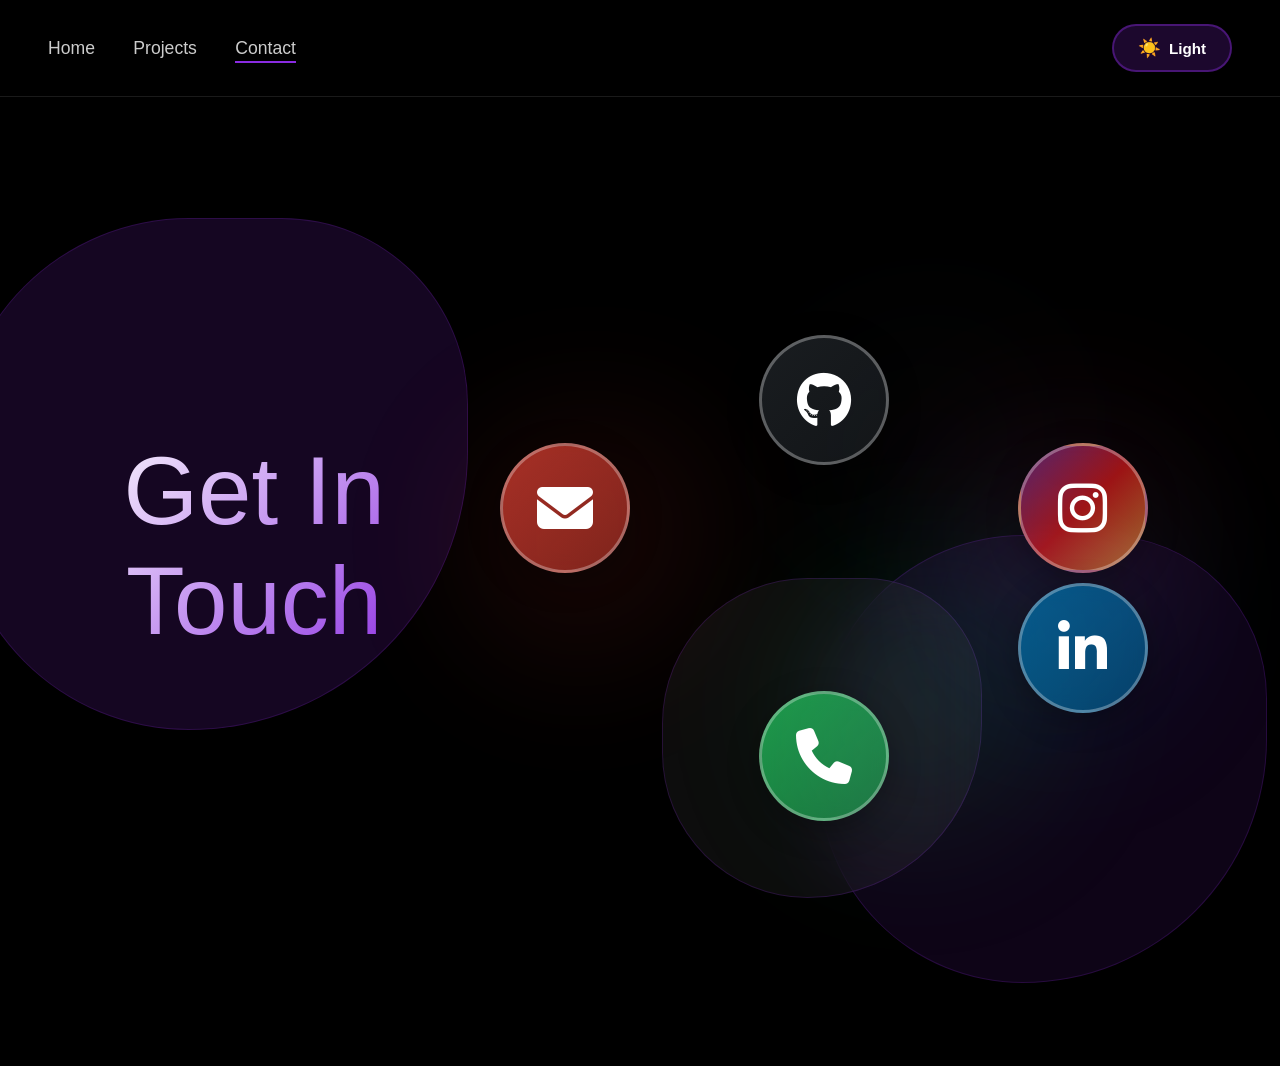
<file: contact.html>
<!DOCTYPE html>
<html lang="en">

<head>
    <meta charset="UTF-8">
    <meta name="viewport" content="width=device-width, initial-scale=1.0">
    <title>Contact - Portfolio</title>
    <link rel="stylesheet" href="content/style.css">
    <link rel="stylesheet" href="https://cdnjs.cloudflare.com/ajax/libs/font-awesome/6.5.1/css/all.min.css">
</head>

<body>

    <nav>
        <div class="nav-container">
            <ul class="nav-links">
                <li><a href="./index.html">Home</a></li>
                <li><a href="./projects.html">Projects</a></li>
                <li><a href="./contact.html" class="active">Contact</a></li>
            </ul>
            <button class="mode-toggle" onclick="toggleMode()">
                <span class="mode-icon" id="mode-icon">☀️</span>
                <span id="mode-text">Light</span>
            </button>
        </div>
    </nav>


    <div class="container">
        <section class="hero">

            <div class="glass-blob blob-1"></div>
            <div class="glass-blob blob-2"></div>
            <div class="glass-blob blob-3"></div>


            <div class="page-content">
                <h2>Get In Touch</h2>


                <div class="carousel">

                    <div class="fluid-blob github"></div>
                    <div class="fluid-blob instagram"></div>
                    <div class="fluid-blob linkedin"></div>
                    <div class="fluid-blob contact"></div>
                    <div class="fluid-blob gmail"></div>


                    <div class="contact-icon-github" onclick="toggleContact(this, 'github')">
                        <i class="fa-brands fa-github"></i>
                        <div class="contact-details" id="github-details">
                            <h4>GitHub</h4>
                            <p><a href="https://github.com/yourusername" target="_blank">@yourusername</a></p>
                            <p>Check out my open source projects and contributions</p>
                        </div>
                    </div>


                    <div class="contact-icon-instagram" onclick="toggleContact(this, 'instagram')">
                        <i class="fa-brands fa-instagram"></i>
                        <div class="contact-details coming-soon" id="instagram-details">
                            <h4>Instagram</h4>
                            <p>Coming Soon</p>
                        </div>
                    </div>


                    <div class="contact-icon-linkedin" onclick="toggleContact(this, 'linkedin')">
                        <i class="fa-brands fa-linkedin-in"></i>
                        <div class="contact-details" id="linkedin-details">
                            <h4>LinkedIn</h4>
                            <p><a href="https://linkedin.com/in/yourprofile" target="_blank">Connect with me</a></p>
                            <p>Let's network and collaborate professionally</p>
                        </div>
                    </div>


                    <div class="contact-icon-contact" onclick="toggleContact(this, 'contact')">
                        <i class="fa-solid fa-phone"></i>
                        <div class="contact-details coming-soon" id="contact-details">
                            <h4>Phone</h4>
                            <p>Coming Soon</p>
                        </div>
                    </div>


                    <div class="contact-icon-gmail" onclick="toggleContact(this, 'gmail')">
                        <i class="fa-solid fa-envelope"></i>
                        <div class="contact-details" id="gmail-details">
                            <h4>Email</h4>
                            <p><a href="mailto:your.email@gmail.com">your.email@gmail.com</a></p>
                            <p>Drop me a message anytime!</p>
                        </div>
                    </div>
                </div>
            </div>
        </section>
    </div>


    <script>

        function toggleMode() {
            document.body.classList.toggle('light-mode');
            const modeText = document.getElementById('mode-text');
            const modeIcon = document.getElementById('mode-icon');

            if (document.body.classList.contains('light-mode')) {
                modeText.textContent = 'Dark';
                modeIcon.textContent = '🌙';
            } else {
                modeText.textContent = 'Light';
                modeIcon.textContent = '☀️';
            }
        }


        let currentActive = null;

        function toggleContact(element, type) {
            const details = element.querySelector('.contact-details');


            if (currentActive === element) {
                element.classList.remove('active');
                details.classList.remove('active');
                currentActive = null;
                return;
            }


            if (currentActive) {
                currentActive.classList.remove('active');
                currentActive.querySelector('.contact-details').classList.remove('active');
            }


            element.classList.add('active');
            details.classList.add('active');
            currentActive = element;
        }


        document.addEventListener('click', function (event) {
            const carousel = document.querySelector('.carousel');
            if (!carousel.contains(event.target) && currentActive) {
                currentActive.classList.remove('active');
                currentActive.querySelector('.contact-details').classList.remove('active');
                currentActive = null;
            }
        });
    </script>
</body>

</html>
</file>
<file: content/style.css>
/* ===================================
   PORTFOLIO GLASS EFFECT STYLESHEET
   Created: January 2026
   =================================== */

/* ===================================
   1. RESET & BASE STYLES
   =================================== */

* {
    margin: 0;
    padding: 0;
    box-sizing: border-box;
}

body {
    font-family: -apple-system, BlinkMacSystemFont, 'Segoe UI', sans-serif;
    background: #000;
    color: #fff;
    overflow-x: hidden;
    min-height: 100vh;
    transition: background 0.3s ease, color 0.3s ease;
}

body.light-mode {
    background: #f5f5f5;
    color: #1a1a1a;
}

/* ===================================
   2. NAVIGATION BAR (SHARED)
   =================================== */

nav {
    position: fixed;
    top: 0;
    left: 0;
    right: 0;
    z-index: 1000;
    background: rgba(0, 0, 0, 0.8);
    backdrop-filter: blur(20px);
    -webkit-backdrop-filter: blur(20px);
    border-bottom: 1px solid rgba(255, 255, 255, 0.1);
    padding: clamp(0.8rem, 2vw, 1.5rem) clamp(1.5rem, 4vw, 3rem);
    transition: all 0.3s ease;
}

body.light-mode nav {
    background: rgba(255, 255, 255, 0.9);
    border-bottom: 1px solid rgba(0, 0, 0, 0.1);
}

.nav-container {
    max-width: 1400px;
    margin: 0 auto;
    display: flex;
    justify-content: space-between;
    align-items: center;
}

.nav-links {
    display: flex;
    gap: clamp(1.5rem, 3vw, 3rem);
    list-style: none;
}

.nav-links a {
    color: rgba(255, 255, 255, 0.8);
    text-decoration: none;
    font-size: clamp(0.9rem, 1.5vw, 1.1rem);
    font-weight: 500;
    position: relative;
    transition: color 0.3s ease;
}

body.light-mode .nav-links a {
    color: rgba(0, 0, 0, 0.7);
}

.nav-links a:hover {
    color: #fff;
}

body.light-mode .nav-links a:hover {
    color: #8a2be2;
}

/* Nav Link Underline Effect */
.nav-links a::after {
    content: '';
    position: absolute;
    bottom: -5px;
    left: 0;
    width: 0;
    height: 2px;
    background: #8a2be2;
    transition: width 0.3s ease;
}

.nav-links a:hover::after,
.nav-links a.active::after {
    width: 100%;

}

/*.nav-links a.active {
    background: #8a2be2;
    
}*/

/* Mode Toggle Button */
.mode-toggle {
    background: rgba(138, 43, 226, 0.2);
    border: 2px solid rgba(138, 43, 226, 0.4);
    color: #fff;
    padding: clamp(0.5rem, 1.2vw, 0.7rem) clamp(1rem, 2.5vw, 1.5rem);
    border-radius: clamp(1.5rem, 3vw, 2rem);
    cursor: pointer;
    font-size: clamp(0.85rem, 1.3vw, 0.95rem);
    font-weight: 600;
    transition: all 0.3s ease;
    display: flex;
    align-items: center;
    gap: 0.5rem;
}

body.light-mode .mode-toggle {
    background: rgba(138, 43, 226, 0.15);
    border: 2px solid rgba(138, 43, 226, 0.3);
    color: #1a1a1a;
}

.mode-toggle:hover {
    background: #8a2be2;
    border-color: #8a2be2;
    color: #fff;
    transform: scale(1.05);
    box-shadow: 0 4px 15px rgba(138, 43, 226, 0.4);
}

body.light-mode .mode-toggle:hover {
    color: #fff;
}

.mode-icon {
    font-size: 1.2em;
}

/* ===================================
   3. CONTAINER & LAYOUT (SHARED)
   =================================== */

.container {
    max-width: 95vw;
    margin: 0 auto;
    padding: 3vw;
    padding-top: clamp(5rem, 10vw, 8rem);
}

.hero {
    position: relative;
    min-height: 100vh;
    display: flex;
    align-items: center;
    justify-content: center;
}

/* ===================================
   4. GLASS BLOBS (SHARED BACKGROUND)
   =================================== */

.glass-blob {
    position: absolute;
    background: rgba(138, 43, 226, 0.15);
    backdrop-filter: blur(40px);
    -webkit-backdrop-filter: blur(40px);
    border: 1px solid rgba(138, 43, 226, 0.2);
    border-radius: 50% 40% 60% 50%;
    animation: morph 20s ease-in-out infinite;
    z-index: 1;
    transition: background 0.3s ease;
}

body.light-mode .glass-blob {
    background: rgba(138, 43, 226, 0.08);
    border: 1px solid rgba(138, 43, 226, 0.15);
}

.blob-1 {
    width: 40vw;
    height: 40vw;
    top: 10%;
    left: -10%;
    animation-delay: 0s;
}

.blob-2 {
    width: 35vw;
    height: 35vw;
    bottom: 5%;
    right: -5%;
    animation-delay: -7s;
    background: rgba(138, 43, 226, 0.1);
}

.blob-3 {
    width: 25vw;
    height: 25vw;
    top: 50%;
    right: 20%;
    animation-delay: -14s;
    background: rgba(255, 255, 255, 0.05);
}

@keyframes morph {

    0%,
    100% {
        border-radius: 50% 40% 60% 50%;
        transform: translate(0, 0) rotate(0deg);
    }

    25% {
        border-radius: 40% 60% 50% 60%;
        transform: translate(2vw, 2vh) rotate(90deg);
    }

    50% {
        border-radius: 60% 50% 40% 50%;
        transform: translate(-2vw, 2vh) rotate(180deg);
    }

    75% {
        border-radius: 50% 60% 50% 40%;
        transform: translate(-2vw, -2vh) rotate(270deg);
    }
}



































/* ===================================
   5. INDEX PAGE SPECIFIC STYLES
   =================================== */

/* Grid Layout for Home Content */
.content {
    position: relative;
    z-index: 10;
    display: grid;
    grid-template-columns: 1fr 1fr;
    grid-template-rows: auto auto;
    gap: clamp(1.5rem, 3vw, 3rem);
    width: 100%;
    max-width: 1400px;
}

/* Title Section */
.title-section {
    grid-column: 1;
    grid-row: 1;
    display: flex;
    flex-direction: column;
    justify-content: center;
}

h1 {
    font-size: clamp(3.5rem, 10vw, 8rem);
    font-weight: 300;
    letter-spacing: -0.02em;
    margin-bottom: 1.5rem;
    background: linear-gradient(135deg, #fff 0%, #8a2be2 100%);
    -webkit-background-clip: text;
    -webkit-text-fill-color: transparent;
    background-clip: text;
    line-height: 1.1;
}

body.light-mode h1 {
    background: linear-gradient(135deg, #1a1a1a 0%, #8a2be2 100%);
    -webkit-background-clip: text;
    -webkit-text-fill-color: transparent;
    background-clip: text;
}

.subtitle {
    font-size: clamp(1.3rem, 3.5vw, 2.5rem);
    font-weight: 300;
    color: rgba(255, 255, 255, 0.7);
}

body.light-mode .subtitle {
    color: rgba(0, 0, 0, 0.6);
}

img {
    border-radius: 8px;
    box-shadow: 2px 2px 5px grey;
    border: 2px solid #333;
    width: 100%;
    height: 100%;
    display: block;
    object-fit: cover;
}

.card-1 .img {
    width: 100%;
    aspect-ratio: 16 / 9;
    overflow: hidden;
    border-radius: 8px;
}

@media (max-width: 968px) {
    .card-1 .img {
        aspect-ratio: 4 / 3;
    }
}

@media (max-width: 480px) {
    .card-1 .img {
        aspect-ratio: 1 / 1;
    }
}

/* Card Positioning */
.card-1 {
    grid-column: 2;
    grid-row: 1 / 2;
    min-height: 400px;
    display: flex;
    flex-direction: column;
    justify-content: center;
}

.card-2 {
    grid-column: 1;
    grid-row: 2;
}

.card-stack {
    grid-column: 2;
    grid-row: 2;
    display: flex;
    flex-direction: column;
    gap: clamp(1rem, 2vw, 1.5rem);
}

/* Glass Card Styles */
.glass-card {
    background: linear-gradient(135deg,
            rgba(255, 255, 255, 0.08) 0%,
            rgba(255, 255, 255, 0.03) 50%,
            rgba(255, 255, 255, 0) 100%);
    backdrop-filter: blur(20px);
    -webkit-backdrop-filter: blur(20px);
    border: 2px solid rgba(255, 255, 255, 0.15);
    border-radius: clamp(1rem, 2vw, 1.5rem);
    padding: clamp(1.5rem, 3vw, 2.5rem);
    transition: all 0.3s ease;
    position: relative;
    overflow: hidden;
    box-shadow: inset 0 0 0 6px rgba(0, 0, 0, 0.15);
}

body.light-mode .glass-card {
    background: linear-gradient(135deg,
            rgba(0, 0, 0, 0.08) 0%,
            rgba(0, 0, 0, 0.03) 50%,
            rgba(0, 0, 0, 0) 100%);
    border: 2px solid rgba(0, 0, 0, 0.15);
    box-shadow: inset 0 0 0 6px rgba(255, 255, 255, 0.3);
}

/* Animated Border Effect */
.glass-card::before {
    content: '';
    position: absolute;
    inset: 0;
    border-radius: inherit;
    padding: 2px;
    background: linear-gradient(90deg,
            rgba(255, 255, 255, 0.5) 0%,
            rgba(138, 43, 226, 0.7) 15%,
            rgba(255, 255, 255, 0.2) 35%,
            rgba(138, 43, 226, 0.4) 50%,
            rgba(255, 255, 255, 0.1) 65%,
            rgba(138, 43, 226, 0.6) 85%,
            rgba(255, 255, 255, 0.5) 100%);
    background-size: 200% 100%;
    -webkit-mask:
        linear-gradient(#fff 0 0) content-box,
        linear-gradient(#fff 0 0);
    -webkit-mask-composite: xor;
    mask-composite: exclude;
    animation: borderMove 3s linear infinite, borderSmirk 4s ease-in-out infinite;
    opacity: 0.7;
    filter: blur(1px);
}

@keyframes borderMove {
    0% {
        background-position: 0% 0%;
    }

    100% {
        background-position: 200% 0%;
    }
}

@keyframes borderSmirk {

    0%,
    100% {
        opacity: 0.7;
        transform: scale(1);
    }

    50% {
        opacity: 0.9;
        transform: scale(1.005);
    }
}

/* Special Border Radius for Card 1 & 2 */
.card-1,
.card-2 {
    border-radius: 0;
}

.card-1 {
    border-top-left-radius: clamp(3rem, 6vw, 5rem);
    border-bottom-right-radius: clamp(3rem, 6vw, 5rem);
}

.card-2 {
    border-top-left-radius: clamp(3rem, 6vw, 5rem);
    border-bottom-right-radius: clamp(3rem, 6vw, 5rem);
}

.glass-card:hover {
    background: linear-gradient(135deg,
            rgba(255, 255, 255, 0.1) 0%,
            rgba(255, 255, 255, 0.05) 50%,
            rgba(255, 255, 255, 0.02) 100%);
    border-color: rgba(138, 43, 226, 0.4);
    transform: translateY(-2px);
}

.glass-card h3 {
    font-size: clamp(1.4rem, 3vw, 2.2rem);
    font-weight: 500;
    margin-bottom: 1.2rem;
    color: #8a2be2;
    position: relative;
    z-index: 1;
}

.glass-card p {
    font-size: clamp(1rem, 2vw, 1.2rem);
    line-height: 1.8;
    color: rgba(255, 255, 255, 0.85);
    margin-bottom: 1rem;
    position: relative;
    z-index: 1;
}

body.light-mode .glass-card p {
    color: rgba(0, 0, 0, 0.75);
}

/* Dropdown Toggle */
.dropdown-toggle {
    background: none;
    border: none;
    color: #8a2be2;
    cursor: pointer;
    font-size: clamp(0.85rem, 1.6vw, 0.95rem);
    font-weight: 500;
    padding: 0.5rem 0;
    display: flex;
    align-items: center;
    gap: 0.5rem;
    transition: all 0.3s ease;
}

.dropdown-toggle:hover {
    color: #fff;
}

.dropdown-toggle::after {
    content: '▼';
    font-size: 0.7em;
    transition: transform 0.3s ease;
}

.dropdown-toggle.active::after {
    transform: rotate(180deg);
}

/* Dropdown Content */
.dropdown-content {
    max-height: 0;
    overflow: hidden;
    transition: max-height 0.3s ease;
}

.dropdown-content.active {
    max-height: 500px;
}

.dropdown-content p {
    margin-top: 1rem;
    padding-top: 1rem;
    border-top: 1px solid rgba(255, 255, 255, 0.1);
    font-size: clamp(0.85rem, 1.6vw, 0.95rem);
}

/* CTA Button */
.cta-button {
    display: inline-block;
    padding: clamp(0.8rem, 2vw, 1rem) clamp(1.5rem, 4vw, 2.5rem);
    background: #8a2be2;
    color: #fff;
    text-decoration: none;
    border-radius: clamp(0.5rem, 1.5vw, 0.8rem);
    font-size: clamp(0.9rem, 1.8vw, 1rem);
    font-weight: 500;
    transition: all 0.3s ease;
    border: 1px solid rgba(138, 43, 226, 0.5);
    margin-top: 1rem;
}

.cta-button:hover {
    background: rgba(138, 43, 226, 0.8);
    transform: translateY(-2px);
    box-shadow: 0 10px 30px rgba(138, 43, 226, 0.3);
}

/* Staggered Animations */
.content>* {
    animation: fadeInUp 1s ease-out backwards;
}

.title-section {
    animation-delay: 0.2s;
}

.card-1 {
    animation-delay: 0.4s;
}

.card-2 {
    animation-delay: 0.6s;
}

.card-stack {
    animation-delay: 0.8s;
}

@keyframes fadeInUp {
    from {
        opacity: 0;
        transform: translateY(30px);
    }

    to {
        opacity: 1;
        transform: translateY(0);
    }
}




















































/* ===================================
   6. PROJECTS PAGE SPECIFIC STYLES
   =================================== */

.page-content {
    position: relative;
    z-index: 10;
    text-align: center;
    min-height: 80vh;
    display: flex;
    align-items: center;
    justify-content: center;
}

.page-content h2 {
    font-size: clamp(3rem, 8vw, 6rem);
    font-weight: 300;
    background: linear-gradient(135deg, #fff 0%, #8a2be2 100%);
    -webkit-background-clip: text;
    -webkit-text-fill-color: transparent;
    background-clip: text;
}

body.light-mode .page-content h2 {
    background: linear-gradient(135deg, #1a1a1a 0%, #8a2be2 100%);
    -webkit-background-clip: text;
    -webkit-text-fill-color: transparent;
    background-clip: text;
}












































/* ===================================
   7. CONTACT PAGE SPECIFIC STYLES
   =================================== */

/* Contact Page Layout */
.page-content {
    position: relative;
    z-index: 10;
    width: 100%;
    max-width: 1200px;
}

.page-content h2 {
    font-size: clamp(3rem, 8vw, 6rem);
    font-weight: 300;
    background: linear-gradient(135deg, #fff 0%, #8a2be2 100%);
    -webkit-background-clip: text;
    -webkit-text-fill-color: transparent;
    background-clip: text;
    margin-bottom: 4rem;
    text-align: center;
}

body.light-mode .page-content h2 {
    background: linear-gradient(135deg, #1a1a1a 0%, #8a2be2 100%);
    -webkit-background-clip: text;
    -webkit-text-fill-color: transparent;
    background-clip: text;
}

/* Carousel Container */
.carousel {
    position: relative;
    width: 100%;
    max-width: 800px;
    height: clamp(500px, 60vh, 600px);
    margin: 0 auto;
    display: flex;
    align-items: center;
    justify-content: center;
}

/* Base Circular Icon Style */
.contact-icon-github,
.contact-icon-instagram,
.contact-icon-linkedin,
.contact-icon-contact,
.contact-icon-gmail {
    position: absolute;
    width: clamp(90px, 14vw, 130px);
    height: clamp(90px, 14vw, 130px);
    border-radius: 50%;
    cursor: pointer;
    transition: all 0.4s cubic-bezier(0.4, 0, 0.2, 1);
    z-index: 10;
    display: flex;
    align-items: center;
    justify-content: center;
    font-size: clamp(2.5rem, 5vw, 3.5rem);
    border: 3px solid rgba(255, 255, 255, 0.3);
    box-shadow: 0 8px 32px rgba(0, 0, 0, 0.3);
}

/* GitHub - Dark Gray/Black */
.contact-icon-github {
    background: linear-gradient(135deg, 
        rgba(36, 41, 46, 0.7) 0%,
        rgba(36, 41, 46, 0.5) 100%
    );
    backdrop-filter: blur(10px);
    -webkit-backdrop-filter: blur(10px);
}

.contact-icon-github:hover {
    background: linear-gradient(135deg, 
        rgba(36, 41, 46, 0.95) 0%,
        rgba(36, 41, 46, 0.8) 100%
    );
    border-color: rgba(36, 41, 46, 0.8);
}

/* Instagram - Gradient (Purple/Pink/Orange) */
.contact-icon-instagram {
    background: linear-gradient(135deg, 
        rgba(131, 58, 180, 0.6) 0%,
        rgba(253, 29, 29, 0.6) 50%,
        rgba(252, 176, 69, 0.6) 100%
    );
    backdrop-filter: blur(10px);
    -webkit-backdrop-filter: blur(10px);
}

.contact-icon-instagram:hover {
    background: linear-gradient(135deg, 
        rgba(131, 58, 180, 0.95) 0%,
        rgba(253, 29, 29, 0.95) 50%,
        rgba(252, 176, 69, 0.95) 100%
    );
    border-color: rgba(253, 29, 29, 0.8);
}

/* LinkedIn - Blue */
.contact-icon-linkedin {
    background: linear-gradient(135deg, 
        rgba(0, 119, 181, 0.7) 0%,
        rgba(0, 119, 181, 0.5) 100%
    );
    backdrop-filter: blur(10px);
    -webkit-backdrop-filter: blur(10px);
}

.contact-icon-linkedin:hover {
    background: linear-gradient(135deg, 
        rgba(0, 119, 181, 0.95) 0%,
        rgba(0, 119, 181, 0.8) 100%
    );
    border-color: rgba(0, 119, 181, 0.8);
}

/* Phone/Contact - Green */
.contact-icon-contact {
    background: linear-gradient(135deg, 
        rgba(37, 211, 102, 0.7) 0%,
        rgba(37, 211, 102, 0.5) 100%
    );
    backdrop-filter: blur(10px);
    -webkit-backdrop-filter: blur(10px);
}

.contact-icon-contact:hover {
    background: linear-gradient(135deg, 
        rgba(37, 211, 102, 0.95) 0%,
        rgba(37, 211, 102, 0.8) 100%
    );
    border-color: rgba(37, 211, 102, 0.8);
}

/* Gmail - Red */
.contact-icon-gmail {
    background: linear-gradient(135deg, 
        rgba(234, 67, 53, 0.7) 0%,
        rgba(234, 67, 53, 0.5) 100%
    );
    backdrop-filter: blur(10px);
    -webkit-backdrop-filter: blur(10px);
}

.contact-icon-gmail:hover {
    background: linear-gradient(135deg, 
        rgba(234, 67, 53, 0.95) 0%,
        rgba(234, 67, 53, 0.8) 100%
    );
    border-color: rgba(234, 67, 53, 0.8);
}

/* Icon Positions (More Spacing) */
.contact-icon-github {
    top: 5%;
    left: 50%;
    transform: translate(-50%, 0);
}

.contact-icon-instagram {
    top: 25%;
    right: 8%;
}

.contact-icon-linkedin {
    bottom: 25%;
    right: 8%;
}

.contact-icon-contact {
    bottom: 5%;
    left: 50%;
    transform: translate(-50%, 0);
}

.contact-icon-gmail {
    top: 25%;
    left: 8%;
}

/* Animated Border for Icons */
.contact-icon-github::before,
.contact-icon-instagram::before,
.contact-icon-linkedin::before,
.contact-icon-contact::before,
.contact-icon-gmail::before {
    content: '';
    position: absolute;
    inset: -3px;
    border-radius: 50%;
    padding: 3px;
    background: linear-gradient(90deg, 
        rgba(255, 255, 255, 0.6) 0%,
        rgba(138, 43, 226, 0.9) 25%,
        rgba(255, 255, 255, 0.4) 50%,
        rgba(138, 43, 226, 0.9) 75%,
        rgba(255, 255, 255, 0.6) 100%
    );
    background-size: 200% 100%;
    -webkit-mask: 
        linear-gradient(#fff 0 0) content-box, 
        linear-gradient(#fff 0 0);
    -webkit-mask-composite: xor;
    mask-composite: exclude;
    animation: borderMove 3s linear infinite;
    opacity: 0;
    transition: opacity 0.3s ease;
}

/* Show animated border on hover */
.contact-icon-github:hover::before,
.contact-icon-instagram:hover::before,
.contact-icon-linkedin:hover::before,
.contact-icon-contact:hover::before,
.contact-icon-gmail:hover::before {
    opacity: 1;
}

/* Hover Effects */
.contact-icon-github:hover,
.contact-icon-contact:hover {
    transform: translate(-50%, 0) scale(1.1);
    box-shadow: 0 12px 48px rgba(0, 0, 0, 0.5);
}

.contact-icon-instagram:hover,
.contact-icon-linkedin:hover,
.contact-icon-gmail:hover {
    transform: scale(1.1);
    box-shadow: 0 12px 48px rgba(0, 0, 0, 0.5);
}

/* Active/Expanded State */
.contact-icon-github.active,
.contact-icon-contact.active {
    transform: translate(-50%, 0) scale(1.15);
    z-index: 1000;
}

.contact-icon-instagram.active,
.contact-icon-linkedin.active,
.contact-icon-gmail.active {
    transform: scale(1.15);
    z-index: 1000;
}

/* Fluid Blob Backgrounds */
.fluid-blob {
    position: absolute;
    border-radius: 50% 40% 60% 50%;
    filter: blur(70px);
    opacity: 0.25;
    pointer-events: none;
    animation: blobFloat 15s ease-in-out infinite;
    z-index: 0;
}

.fluid-blob.github {
    width: clamp(180px, 22vw, 280px);
    height: clamp(180px, 22vw, 280px);
    background: rgba(36, 41, 46, 0.4);
    top: 0%;
    left: 45%;
    animation-delay: 0s;
}

.fluid-blob.instagram {
    width: clamp(170px, 20vw, 250px);
    height: clamp(170px, 20vw, 250px);
    background: linear-gradient(45deg, rgba(131, 58, 180, 0.4), rgba(253, 29, 29, 0.4));
    top: 20%;
    right: 3%;
    animation-delay: -3s;
}

.fluid-blob.linkedin {
    width: clamp(170px, 20vw, 250px);
    height: clamp(170px, 20vw, 250px);
    background: rgba(0, 119, 181, 0.4);
    bottom: 20%;
    right: 3%;
    animation-delay: -6s;
}

.fluid-blob.contact {
    width: clamp(180px, 22vw, 280px);
    height: clamp(180px, 22vw, 280px);
    background: rgba(37, 211, 102, 0.4);
    bottom: 0%;
    left: 45%;
    animation-delay: -9s;
}

.fluid-blob.gmail {
    width: clamp(170px, 20vw, 250px);
    height: clamp(170px, 20vw, 250px);
    background: rgba(234, 67, 53, 0.4);
    top: 20%;
    left: 3%;
    animation-delay: -12s;
}

@keyframes blobFloat {
    0%, 100% {
        border-radius: 50% 40% 60% 50%;
        transform: translate(0, 0) scale(1);
    }
    33% {
        border-radius: 40% 60% 50% 60%;
        transform: translate(2vw, 2vh) scale(1.1);
    }
    66% {
        border-radius: 60% 50% 40% 50%;
        transform: translate(-2vw, 1vh) scale(0.9);
    }
}

/* Contact Details Dropdown - OVERLAYS OVER EVERYTHING */
.contact-details {
    position: absolute;
    top: 130%;
    left: 50%;
    transform: translateX(-50%) translateY(-20px);
    background: linear-gradient(135deg, 
        rgba(255, 255, 255, 0.15) 0%,
        rgba(255, 255, 255, 0.08) 50%,
        rgba(255, 255, 255, 0.03) 100%
    );
    backdrop-filter: blur(25px);
    -webkit-backdrop-filter: blur(25px);
    border: 2px solid rgba(255, 255, 255, 0.25);
    border-radius: clamp(1rem, 2vw, 1.5rem);
    padding: clamp(1.2rem, 2.5vw, 1.8rem);
    min-width: clamp(220px, 35vw, 320px);
    box-shadow: 
        inset 0 0 0 5px rgba(0, 0, 0, 0.12),
        0 15px 60px rgba(0, 0, 0, 0.5);
    opacity: 0;
    pointer-events: none;
    transition: all 0.4s cubic-bezier(0.4, 0, 0.2, 1);
    z-index: 2000;
}

body.light-mode .contact-details {
    background: linear-gradient(135deg, 
        rgba(0, 0, 0, 0.15) 0%,
        rgba(0, 0, 0, 0.08) 50%,
        rgba(0, 0, 0, 0.03) 100%
    );
    border: 2px solid rgba(0, 0, 0, 0.25);
    box-shadow: 
        inset 0 0 0 5px rgba(255, 255, 255, 0.4),
        0 15px 60px rgba(0, 0, 0, 0.3);
}

.contact-details.active {
    opacity: 1;
    pointer-events: all;
    transform: translateX(-50%) translateY(0);
}

.contact-details h4 {
    font-size: clamp(1.1rem, 2.2vw, 1.4rem);
    color: #8a2be2;
    margin-bottom: 0.9rem;
    font-weight: 600;
}

.contact-details p {
    font-size: clamp(0.9rem, 1.6vw, 1.05rem);
    color: rgba(255, 255, 255, 0.85);
    margin-bottom: 0.6rem;
    word-break: break-word;
    line-height: 1.6;
}

body.light-mode .contact-details p {
    color: rgba(0, 0, 0, 0.75);
}

.contact-details a {
    color: #8a2be2;
    text-decoration: none;
    transition: color 0.3s ease;
    font-weight: 500;
}

.contact-details a:hover {
    color: #fff;
    text-decoration: underline;
}

body.light-mode .contact-details a:hover {
    color: #000;
}

/* Coming Soon State */
.contact-details.coming-soon {
    text-align: center;
}

.contact-details.coming-soon p {
    font-style: italic;
    color: rgba(255, 255, 255, 0.5);
}

body.light-mode .contact-details.coming-soon p {
    color: rgba(0, 0, 0, 0.4);
}

/* Responsive Design for Contact Page */
@media (max-width: 768px) {
    .carousel {
        height: clamp(400px, 50vh, 500px);
        max-width: 650px;
    }

    .contact-icon-github,
    .contact-icon-instagram,
    .contact-icon-linkedin,
    .contact-icon-contact,
    .contact-icon-gmail {
        width: clamp(75px, 16vw, 110px);
        height: clamp(75px, 16vw, 110px);
        font-size: clamp(2rem, 6vw, 2.8rem);
    }

    .contact-details {
        min-width: clamp(200px, 75vw, 300px);
    }

    .fluid-blob {
        filter: blur(50px);
    }
}

/* ===================================
   END OF CONTACT PAGE STYLES
   =================================== */

/* Contact page uses same .page-content styles as Projects */
/* Add custom contact styles here when building contact form */

/* ===================================
   8. RESPONSIVE DESIGN
   =================================== */

@media (max-width: 968px) {
    .content {
        grid-template-columns: 1fr;
        grid-template-rows: auto;
    }

    .title-section {
        grid-column: 1;
        grid-row: 1;
        text-align: center;
    }

    .card-1 {
        grid-column: 1;
        grid-row: 2;
    }

    .card-2 {
        grid-column: 1;
        grid-row: 3;
    }

    .card-stack {
        grid-column: 1;
        grid-row: 4;
    }

    .blob-1,
    .blob-2,
    .blob-3 {
        width: 60vw;
        height: 60vw;
    }
}

/* ===================================
   END OF STYLESHEET
   =================================== */
</file>
